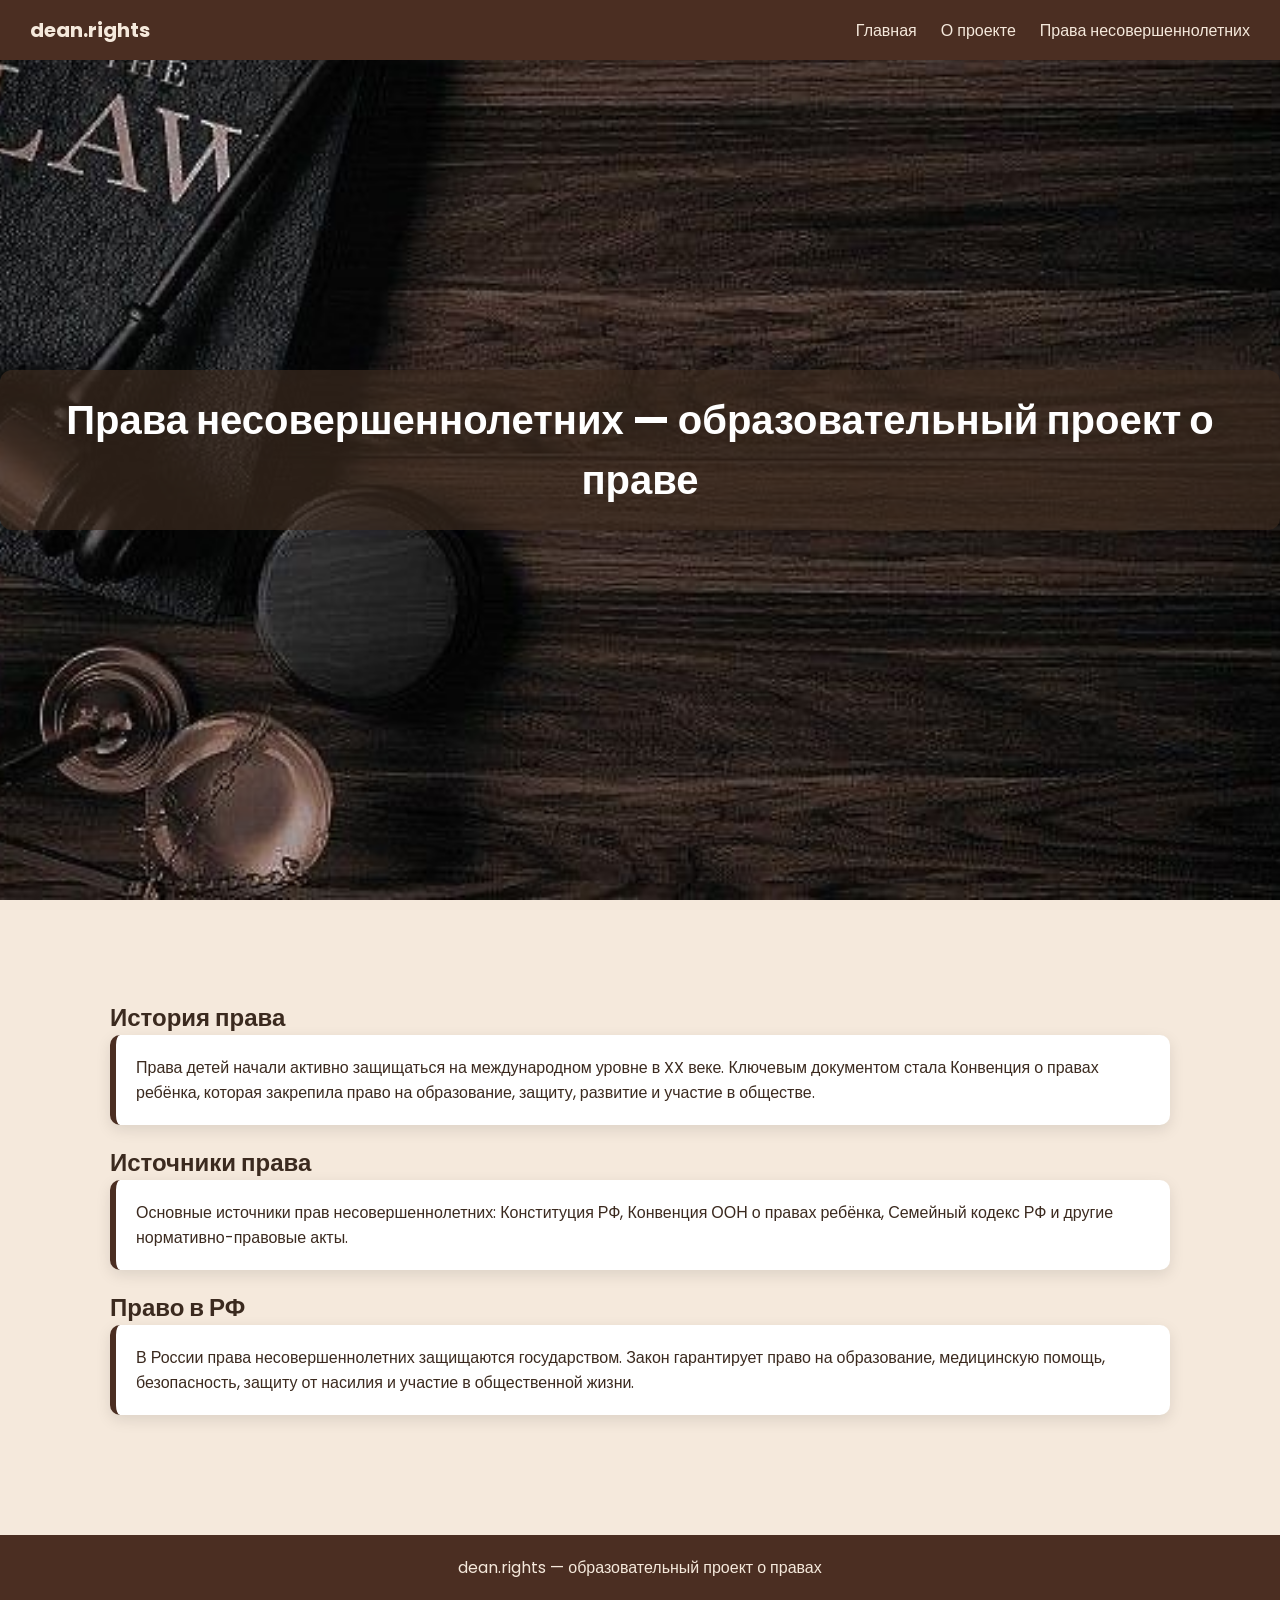
<file: index.html>
<!DOCTYPE html>
<html lang="ru">
<head>
<meta charset="UTF-8">
<meta name="viewport" content="width=device-width, initial-scale=1.0">
<title>dean.rights — Главная</title>
<link rel="stylesheet" href="style.css">
</head>
<body>

<header>
<div class="logo">dean.rights</div>
<nav>
<a href="index.html">Главная</a>
<a href="about.html">О проекте</a>
<a href="rights.html">Права несовершеннолетних</a>
</nav>
</header>

<section class="hero">
<h1>Права несовершеннолетних — образовательный проект о праве</h1>
</section>

<section class="section">
<h2>История права</h2>
<div class="card">
Права детей начали активно защищаться на международном уровне в XX веке. 
Ключевым документом стала Конвенция о правах ребёнка, которая закрепила право 
на образование, защиту, развитие и участие в обществе.
</div>

<h2>Источники права</h2>
<div class="card">
Основные источники прав несовершеннолетних: Конституция РФ, Конвенция ООН о правах ребёнка, 
Семейный кодекс РФ и другие нормативно-правовые акты.
</div>

<h2>Право в РФ</h2>
<div class="card">
В России права несовершеннолетних защищаются государством. 
Закон гарантирует право на образование, медицинскую помощь, безопасность, 
защиту от насилия и участие в общественной жизни.
</div>
</section>

<footer>
dean.rights — образовательный проект о правах
</footer>

</body>
</html>
</file>
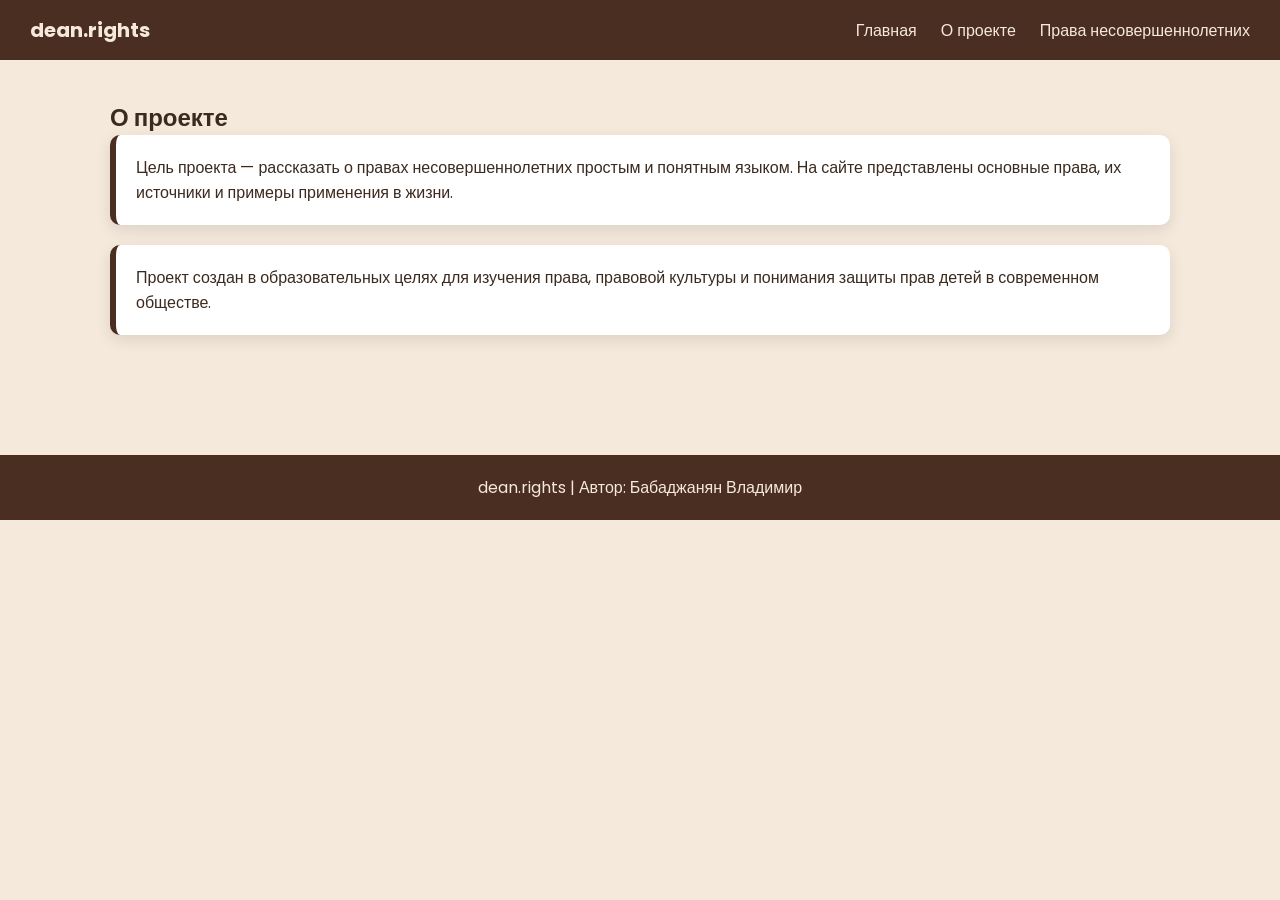
<file: about.html>
<!DOCTYPE html>
<html lang="ru">
<head>
<meta charset="UTF-8">
<meta name="viewport" content="width=device-width, initial-scale=1.0">
<title>О проекте — dean.rights</title>
<link rel="stylesheet" href="style.css">
</head>
<body>

<header>
<div class="logo">dean.rights</div>
<nav>
<a href="index.html">Главная</a>
<a href="about.html">О проекте</a>
<a href="rights.html">Права несовершеннолетних</a>
</nav>
</header>

<section class="section">
<h1>О проекте</h1>
<div class="card">
Цель проекта — рассказать о правах несовершеннолетних простым и понятным языком. 
На сайте представлены основные права, их источники и примеры применения в жизни.
</div>
<div class="card">
Проект создан в образовательных целях для изучения права, правовой культуры 
и понимания защиты прав детей в современном обществе.
</div>
</section>

<footer>
dean.rights | Автор: Бабаджанян Владимир
</footer>

</body>
</html>
</file>
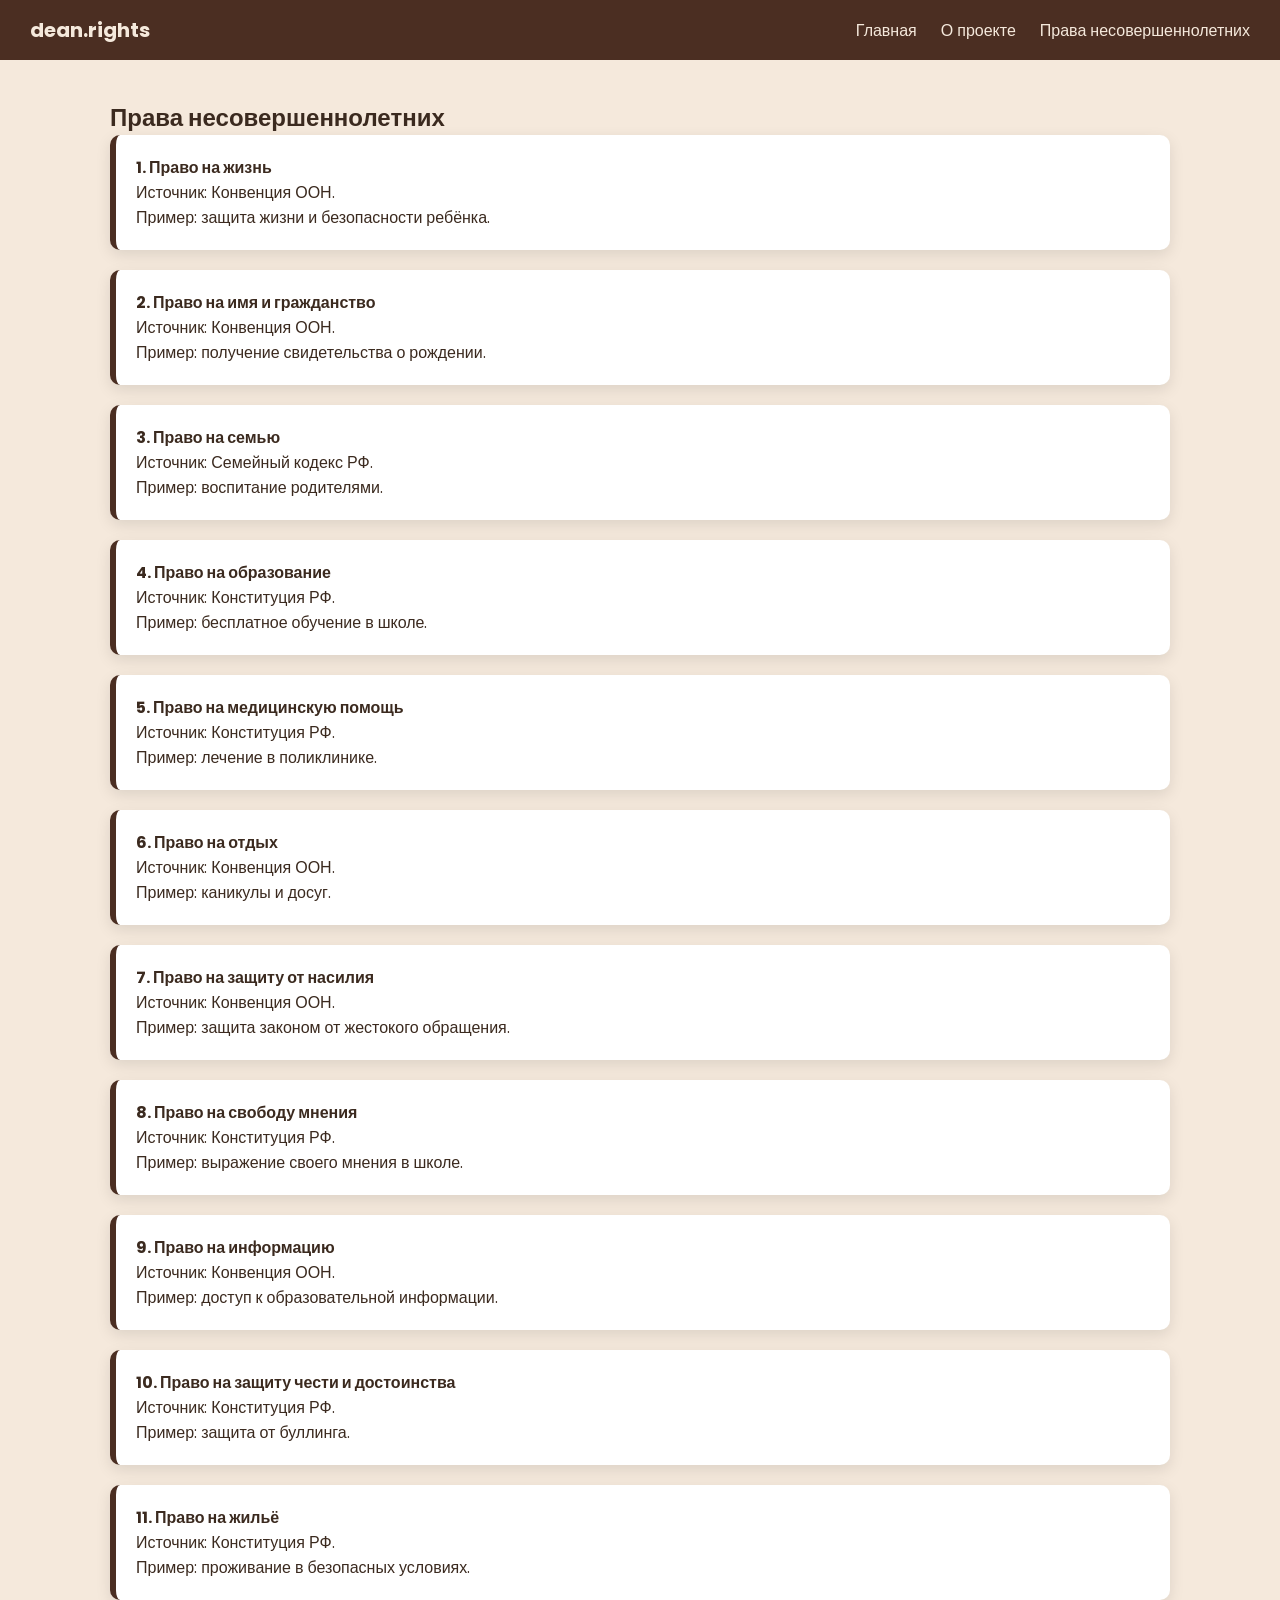
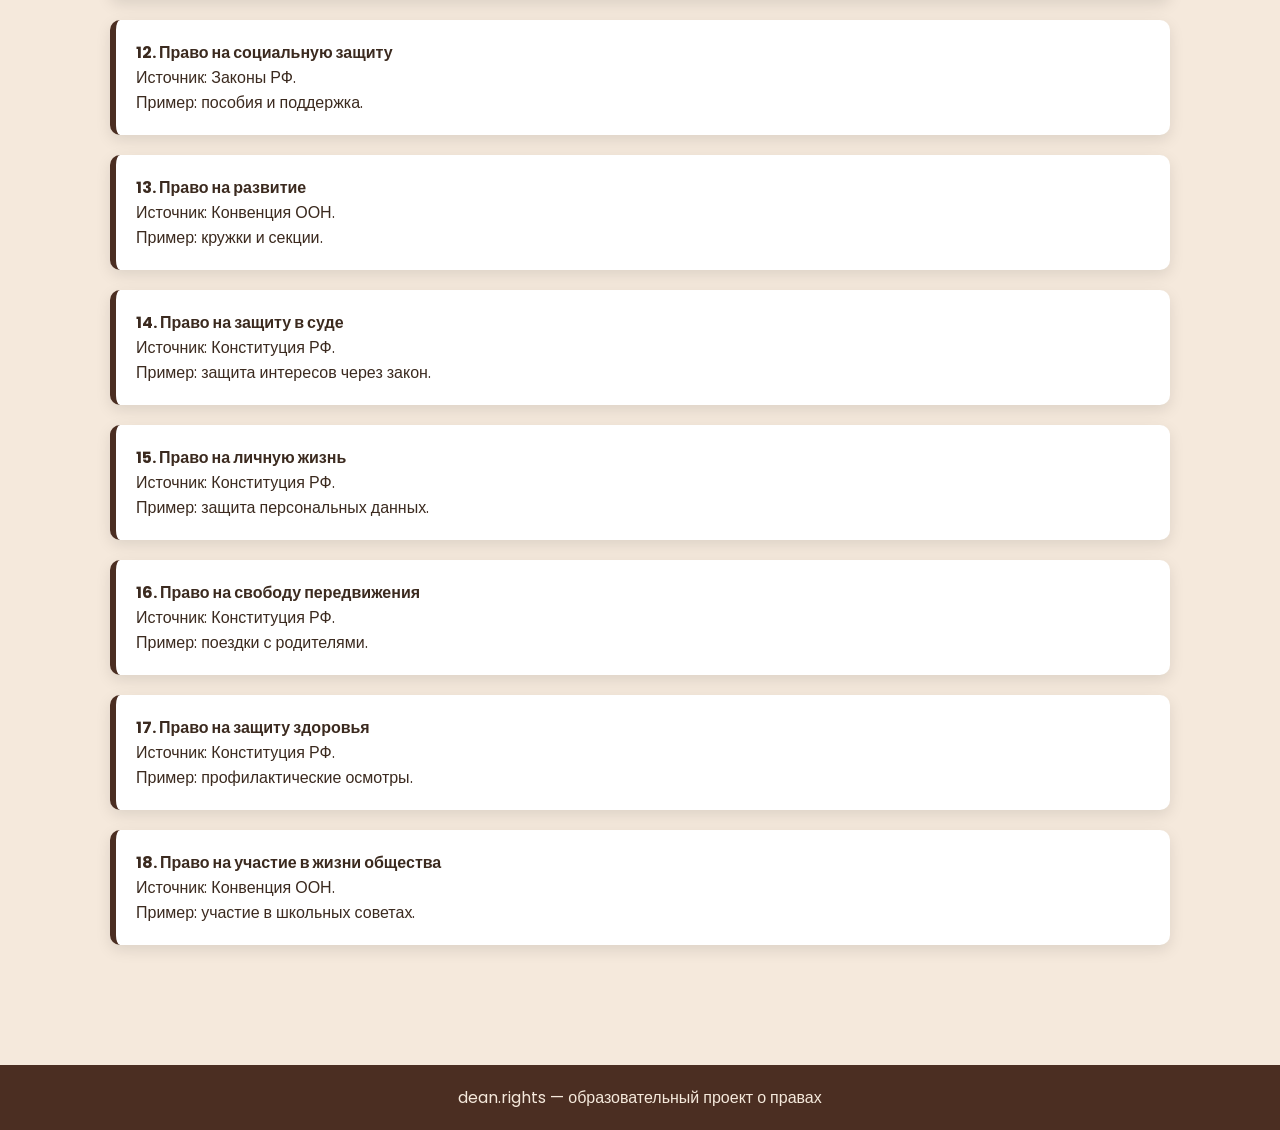
<file: rights.html>
<!DOCTYPE html>
<html lang="ru">
<head>
<meta charset="UTF-8">
<meta name="viewport" content="width=device-width, initial-scale=1.0">
<title>Права несовершеннолетних — dean.rights</title>
<link rel="stylesheet" href="style.css">
</head>
<body>

<header>
<div class="logo">dean.rights</div>
<nav>
<a href="index.html">Главная</a>
<a href="about.html">О проекте</a>
<a href="rights.html">Права несовершеннолетних</a>
</nav>
</header>

<section class="section">
<h1>Права несовершеннолетних</h1>

<div class="card"><b>1. Право на жизнь</b><br>Источник: Конвенция ООН.<br>Пример: защита жизни и безопасности ребёнка.</div>
<div class="card"><b>2. Право на имя и гражданство</b><br>Источник: Конвенция ООН.<br>Пример: получение свидетельства о рождении.</div>
<div class="card"><b>3. Право на семью</b><br>Источник: Семейный кодекс РФ.<br>Пример: воспитание родителями.</div>
<div class="card"><b>4. Право на образование</b><br>Источник: Конституция РФ.<br>Пример: бесплатное обучение в школе.</div>
<div class="card"><b>5. Право на медицинскую помощь</b><br>Источник: Конституция РФ.<br>Пример: лечение в поликлинике.</div>
<div class="card"><b>6. Право на отдых</b><br>Источник: Конвенция ООН.<br>Пример: каникулы и досуг.</div>
<div class="card"><b>7. Право на защиту от насилия</b><br>Источник: Конвенция ООН.<br>Пример: защита законом от жестокого обращения.</div>
<div class="card"><b>8. Право на свободу мнения</b><br>Источник: Конституция РФ.<br>Пример: выражение своего мнения в школе.</div>
<div class="card"><b>9. Право на информацию</b><br>Источник: Конвенция ООН.<br>Пример: доступ к образовательной информации.</div>
<div class="card"><b>10. Право на защиту чести и достоинства</b><br>Источник: Конституция РФ.<br>Пример: защита от буллинга.</div>
<div class="card"><b>11. Право на жильё</b><br>Источник: Конституция РФ.<br>Пример: проживание в безопасных условиях.</div>
<div class="card"><b>12. Право на социальную защиту</b><br>Источник: Законы РФ.<br>Пример: пособия и поддержка.</div>
<div class="card"><b>13. Право на развитие</b><br>Источник: Конвенция ООН.<br>Пример: кружки и секции.</div>
<div class="card"><b>14. Право на защиту в суде</b><br>Источник: Конституция РФ.<br>Пример: защита интересов через закон.</div>
<div class="card"><b>15. Право на личную жизнь</b><br>Источник: Конституция РФ.<br>Пример: защита персональных данных.</div>
<div class="card"><b>16. Право на свободу передвижения</b><br>Источник: Конституция РФ.<br>Пример: поездки с родителями.</div>
<div class="card"><b>17. Право на защиту здоровья</b><br>Источник: Конституция РФ.<br>Пример: профилактические осмотры.</div>
<div class="card"><b>18. Право на участие в жизни общества</b><br>Источник: Конвенция ООН.<br>Пример: участие в школьных советах.</div>

</section>

<footer>
dean.rights — образовательный проект о правах
</footer>

</body>
</html>
</file>
<file: style.css>
@import url('https://fonts.googleapis.com/css2?family=Poppins:wght@300;400;600;700&display=swap');

* {
    margin: 0;
    padding: 0;
    box-sizing: border-box;
}

body {
    font-family: 'Poppins', sans-serif;
    background: #f5e9dc;
    color: #3b2a1f;
}

header {
    position: fixed;
    top: 0;
    width: 100%;
    background: #4b2e22;
    color: #f5e9dc;
    display: flex;
    justify-content: space-between;
    align-items: center;
    padding: 15px 30px;
    z-index: 1000;
}

.logo {
    font-weight: 700;
    font-size: 20px;
}

nav a {
    color: #f5e9dc;
    margin-left: 20px;
    text-decoration: none;
    font-weight: 500;
    transition: 0.3s;
}

nav a:hover {
    color: #e6c8a8;
}

.hero {
    height: 100vh;
    background: url('bj.JPG') center/cover no-repeat;
    display: flex;
    align-items: center;
    justify-content: center;
    text-align: center;
}

.hero h1 {
    background: rgba(59, 42, 31, 0.7);
    padding: 20px 40px;
    color: #fff;
    font-size: 40px;
    border-radius: 12px;
    animation: fadeIn 1.5s ease;
}

.section {
    padding: 100px 20px 60px;
    max-width: 1100px;
    margin: auto;
    animation: fadeUp 1s ease;
}

.card {
    background: #fff;
    border-left: 6px solid #4b2e22;
    padding: 20px;
    margin-bottom: 20px;
    border-radius: 10px;
    box-shadow: 0 5px 15px rgba(0,0,0,0.1);
    transition: 0.3s;
}

.card:hover {
    transform: translateY(-5px);
}

footer {
    background: #4b2e22;
    color: #f5e9dc;
    text-align: center;
    padding: 20px;
    margin-top: 40px;
}

@keyframes fadeIn {
    from {opacity: 0; transform: scale(0.9);}
    to {opacity: 1; transform: scale(1);}
}

@keyframes fadeUp {
    from {opacity: 0; transform: translateY(20px);}
    to {opacity: 1; transform: translateY(0);}
}

@media (max-width: 768px) {
    .hero h1 {
        font-size: 26px;
        padding: 15px;
    }
    nav a {
        margin-left: 10px;
        font-size: 14px;
    }
}
</file>
